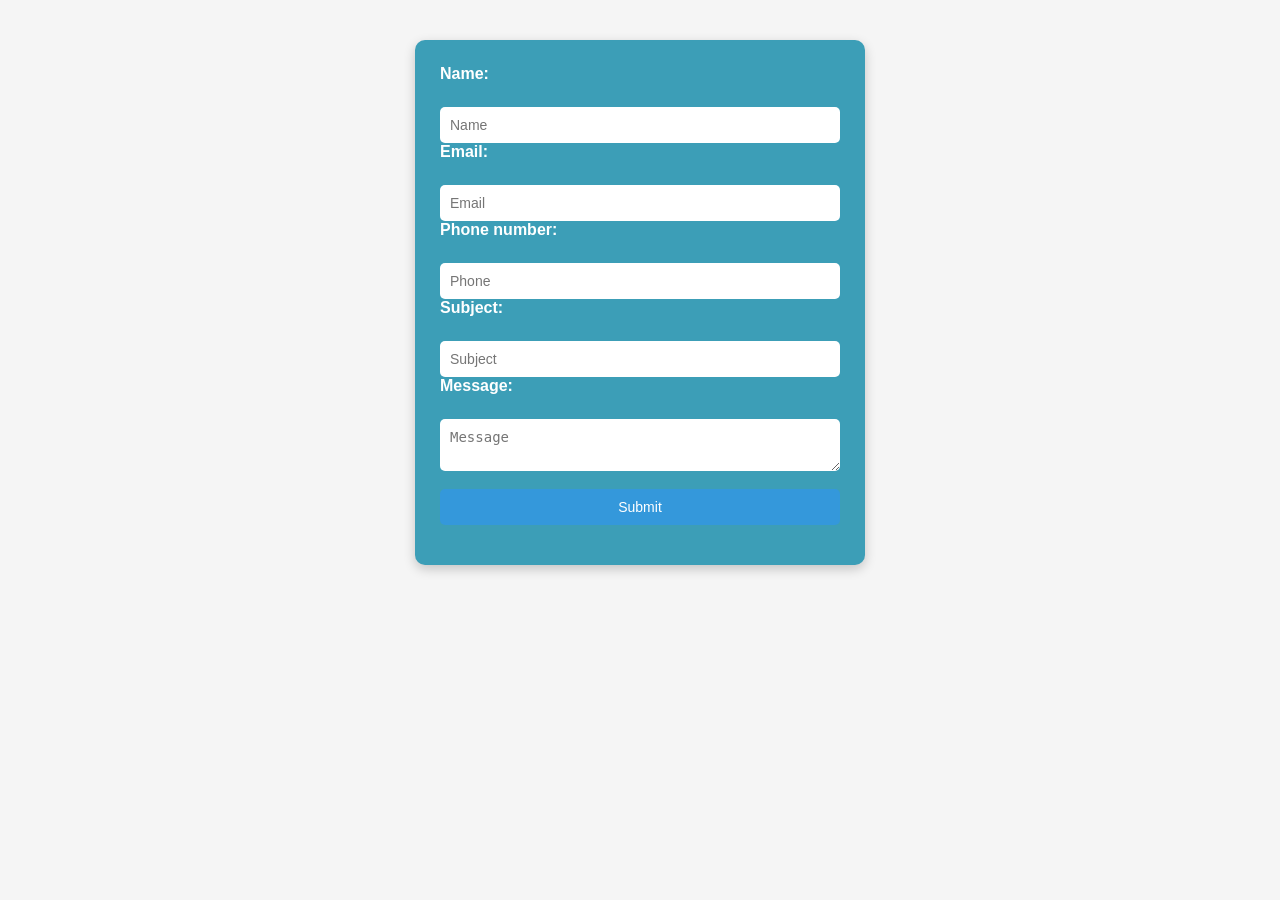
<file: form.html>
<body>
<link rel="stylesheet" href="Styles/style.css">
<form class="form">
    <div class ="inside-form">
    <label for="name">Name:</label><br>
    <input type="text" id="name" placeholder="Name" required><br>
    <label for="email">Email:</label><br>
    <input type="text" id="email" placeholder="Email" required><br>    
    <label for="phone">Phone number:</label><br>
    <input type="text" id="phone" placeholder="Phone" required><br>
    <label for="subject">Subject:</label><br>
    <input type="text" id="subject" placeholder="Subject" required><br>
    <label for="message">Message:</label><br>
    <textarea id="message" placeholder="Message " required></textarea><br><br>
    <input class="submit" type="submit" value="Submit">
</form>
</body>
</file>
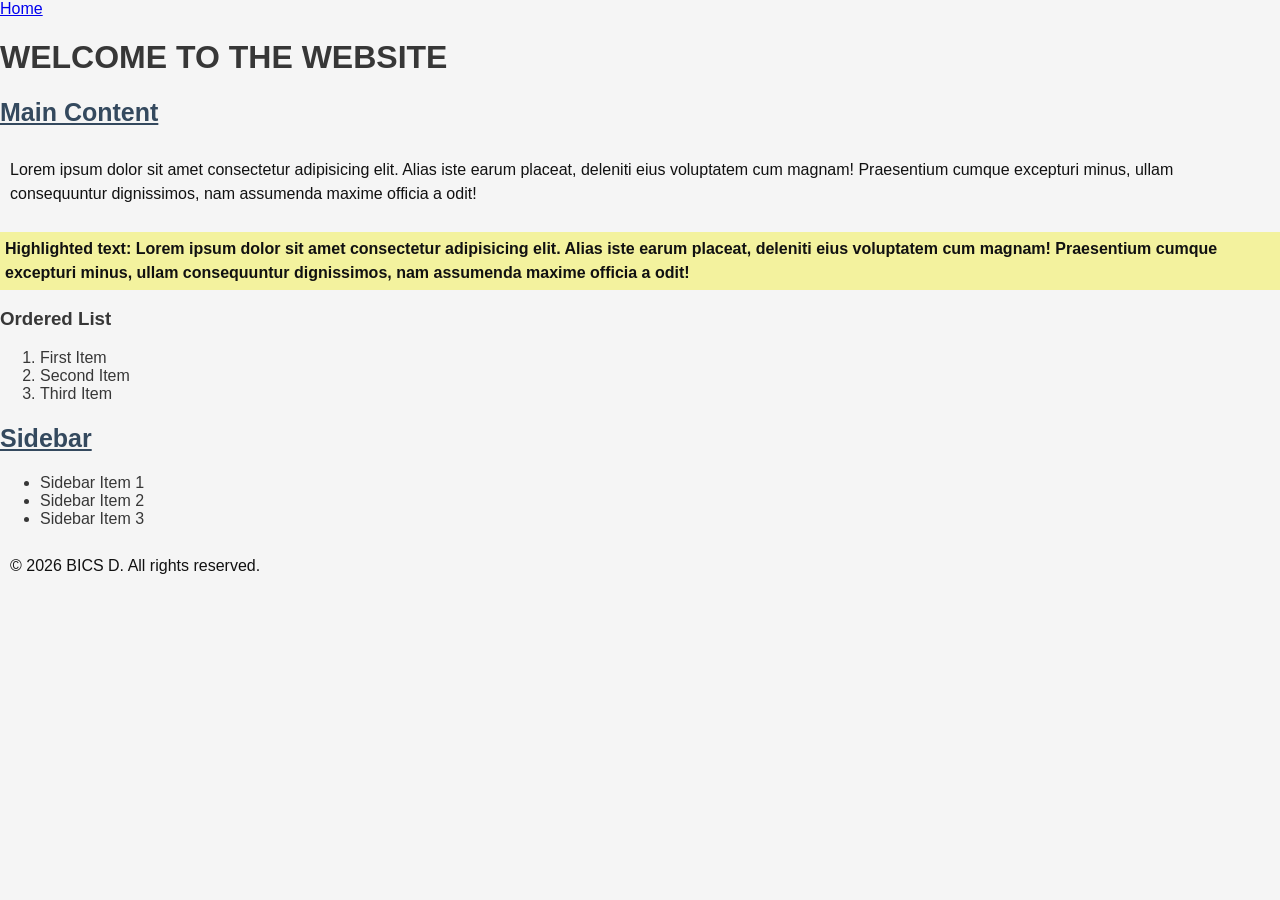
<file: lists.html>
<!DOCTYPE html>
<html lang="en">
<head>
    <meta charset="UTF-8">
    <meta name="viewport" content="width=device-width, initial-scale=1.0">
    <title>Lists Test</title>
    <link rel="stylesheet" href="Styles/style.css">
</head>
<body>

    <div class="topnav">
        <a href="/index.html">Home</a>
    </div>

    <div class="banner">
        <h1>Welcome to the website</h1>
    </div>

    <div class="row">

        <div class="content">
            <h2>Main Content</h2>

            <p>
                Lorem ipsum dolor sit amet consectetur adipisicing elit. Alias iste earum placeat, deleniti eius voluptatem cum magnam! Praesentium cumque excepturi minus, ullam consequuntur dignissimos, nam assumenda maxime officia a odit!
            </p>

            <p class="highlight">
                Highlighted text: Lorem ipsum dolor sit amet consectetur adipisicing elit. Alias iste earum placeat, deleniti eius voluptatem cum magnam! Praesentium cumque excepturi minus, ullam consequuntur dignissimos, nam assumenda maxime officia a odit!
            </p>

            <h3>Ordered List</h3>
            <ol>
                <li>First Item</li>
                <li>Second Item</li>
                <li>Third Item</li>
            </ol>
        </div>

        <div class="sidebar">
            <h2>Sidebar</h2>

            <ul>
                <li>Sidebar Item 1</li>
                <li>Sidebar Item 2</li>
                <li>Sidebar Item 3</li>
            </ul>
        </div>
    </div>
    <div class="footer">
        <p>&#169; 2026 BICS D. All rights reserved.</p>
    </div>

</body>
</html>
</file>
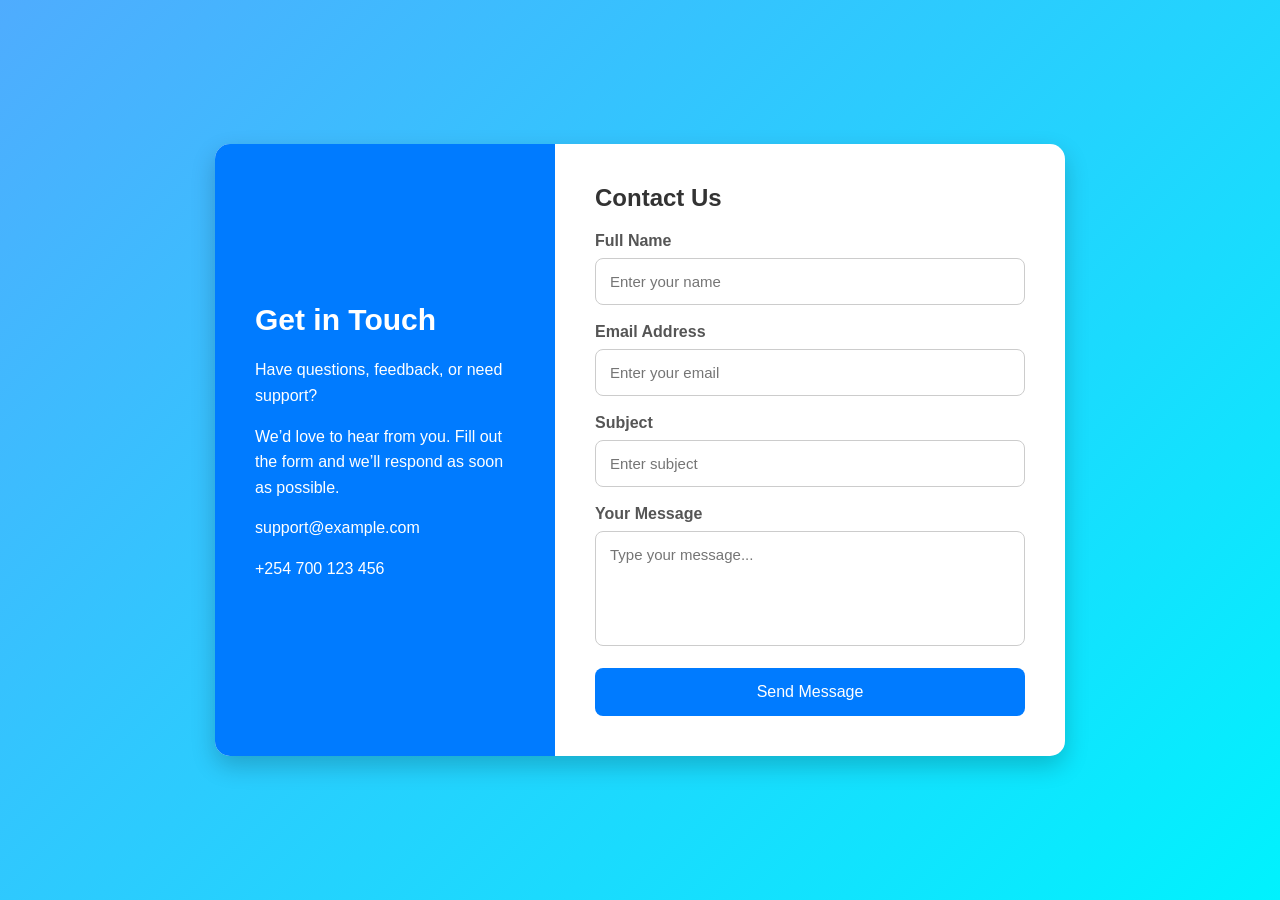
<file: contact us/form.html>
<!DOCTYPE html>
<html lang="en">
<head>
    <meta charset="UTF-8">
    <meta name="viewport" content="width=device-width, initial-scale=1.0">
    <title>Contact Us</title>

    <link rel="stylesheet" href="style.css">
</head>
<body>

<div class="container">
    
    <div class="left">
        <h2>Get in Touch</h2>
        <p>Have questions, feedback, or need support?</p>
        <p>We’d love to hear from you. Fill out the form and we’ll respond as soon as possible.</p>
        <p>support@example.com</p>
        <p>+254 700 123 456</p>
    </div>

    <div class="right">
        <h2>Contact Us</h2>
        <form>
            <div class="input-group">
                <label>Full Name</label>
                <input type="text" placeholder="Enter your name" required>
            </div>

            <div class="input-group">
                <label>Email Address</label>
                <input type="email" placeholder="Enter your email" required>
            </div>

            <div class="input-group">
                <label>Subject</label>
                <input type="text" placeholder="Enter subject">
            </div>

            <div class="input-group">
                <label>Your Message</label>
                <textarea rows="5" placeholder="Type your message..." required></textarea>
            </div>

            <button type="submit">Send Message</button>
        </form>
    </div>

</div>

</body>
</html>
</file>
<file: Styles/style.css>
body {
    background-color: #f5f5f5;
    margin: 0;
    color: #373737;
    font-family: Arial, sans-serif;
}

* {
    box-sizing: border-box;
}

h1 {
    text-transform: uppercase;
}

h2 {
    color: #34495e;
    text-decoration: underline;
    font-size: 25px;
}

p {
    font-size: 16px;
    line-height: 1.5;
    color: #111111;
    padding: 10px;
}

.highlight {
    font-weight: bold;
    background-color: #f3f29e;
    padding: 5px;
}

/* FORM STYLING */
.form {
    background-color: #3c9eb7;
    padding: 25px;
    border-radius: 10px;
    max-width: 450px;
    margin: 40px auto;
    box-shadow: 0 4px 12px rgba(0,0,0,0.2);
}

.inside-form {
    margin-bottom: 15px;
}

.inside-form label {
    display: block;
    margin-bottom: 6px;
    font-weight: bold;
    color: white;
}

.inside-form input,
.inside-form select,
.inside-form textarea {
    width: 100%;
    padding: 10px;
    border: none;
    border-radius: 5px;
    font-size: 14px;
}

.inside-form input:focus,
.inside-form select:focus,
.inside-form textarea:focus {
    outline: 2px solid #f3f29e;
}

.submit {
    background-color: #3498db;
    color: white;
    border: none;
    padding: 12px 20px;
    cursor: pointer;
    font-size: 15px;
    border-radius: 5px;
    width: 100%;
    transition: 0.3s;
}

.submit:hover {
    background-color: #2980b9;
}
</file>
<file: contact us/style.css>
* {
            margin: 0;
            padding: 0;
            box-sizing: border-box;
            font-family: Arial, sans-serif;
        }

        body {
            background: linear-gradient(135deg, #4facfe, #00f2fe);
            display: flex;
            justify-content: center;
            align-items: center;
            min-height: 100vh;
        }

        .container {
            display: flex;
            width: 850px;
            background: white;
            border-radius: 15px;
            overflow: hidden;
            box-shadow: 0 10px 25px rgba(0,0,0,0.2);
        }

        .left {
            width: 40%;
            background: #007bff;
            color: white;
            padding: 40px;
            display: flex;
            flex-direction: column;
            justify-content: center;
        }

        .left h2 {
            margin-bottom: 20px;
            font-size: 30px;
        }

        .left p {
            line-height: 1.6;
            margin-bottom: 15px;
        }

        .right {
            width: 60%;
            padding: 40px;
        }

        .right h2 {
            margin-bottom: 20px;
            color: #333;
        }

        .input-group {
            margin-bottom: 18px;
        }

        .input-group label {
            display: block;
            margin-bottom: 8px;
            color: #555;
            font-weight: bold;
        }

        .input-group input,
        .input-group textarea {
            width: 100%;
            padding: 14px;
            border: 1px solid #ccc;
            border-radius: 8px;
            font-size: 15px;
            transition: 0.3s;
        }

        .input-group input:focus,
        .input-group textarea:focus {
            border-color: #007bff;
            outline: none;
            box-shadow: 0 0 8px rgba(0,123,255,0.3);
        }

        textarea {
            resize: none;
        }

        button {
            width: 100%;
            padding: 15px;
            border: none;
            background: #007bff;
            color: white;
            font-size: 16px;
            border-radius: 8px;
            cursor: pointer;
            transition: 0.3s;
        }

        button:hover {
            background: #0056b3;
        }

        @media(max-width: 768px) {
            .container {
                flex-direction: column;
                width: 95%;
            }

            .left, .right {
                width: 100%;
            }
        }
</file>
